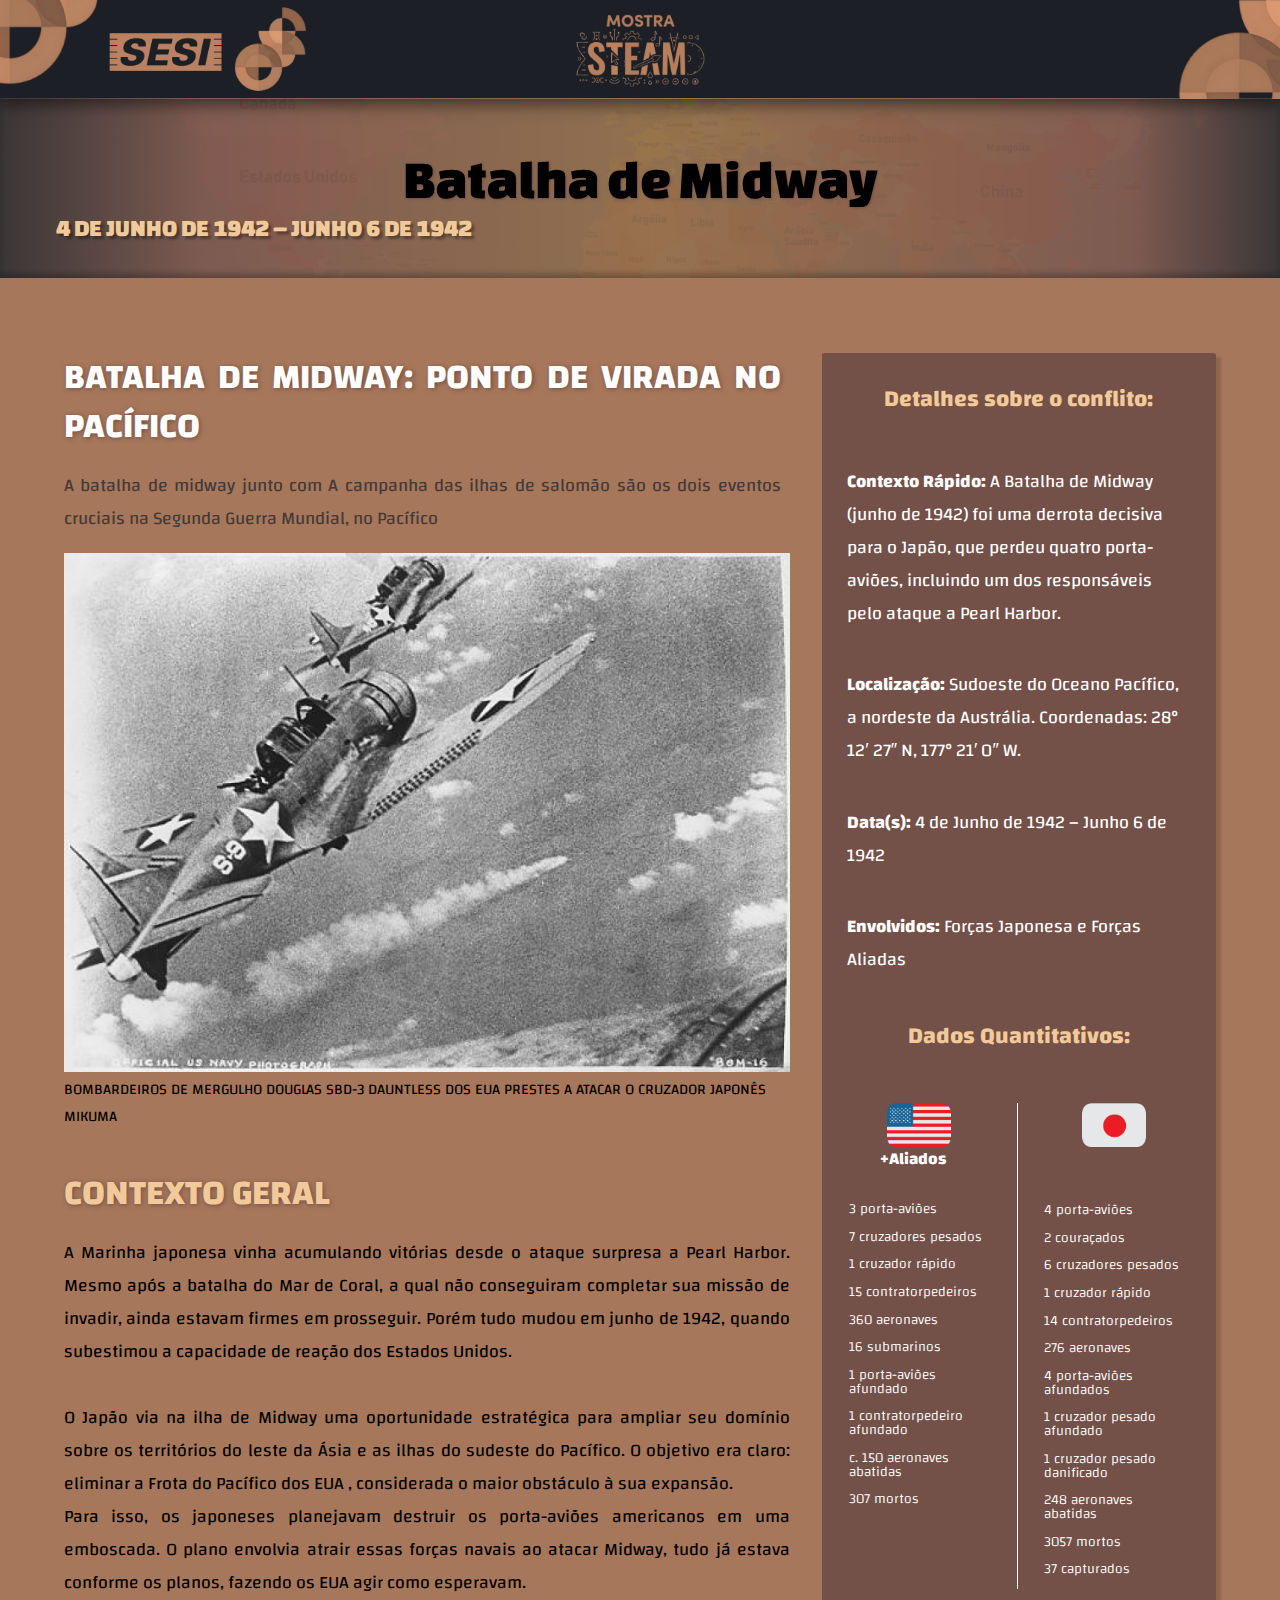
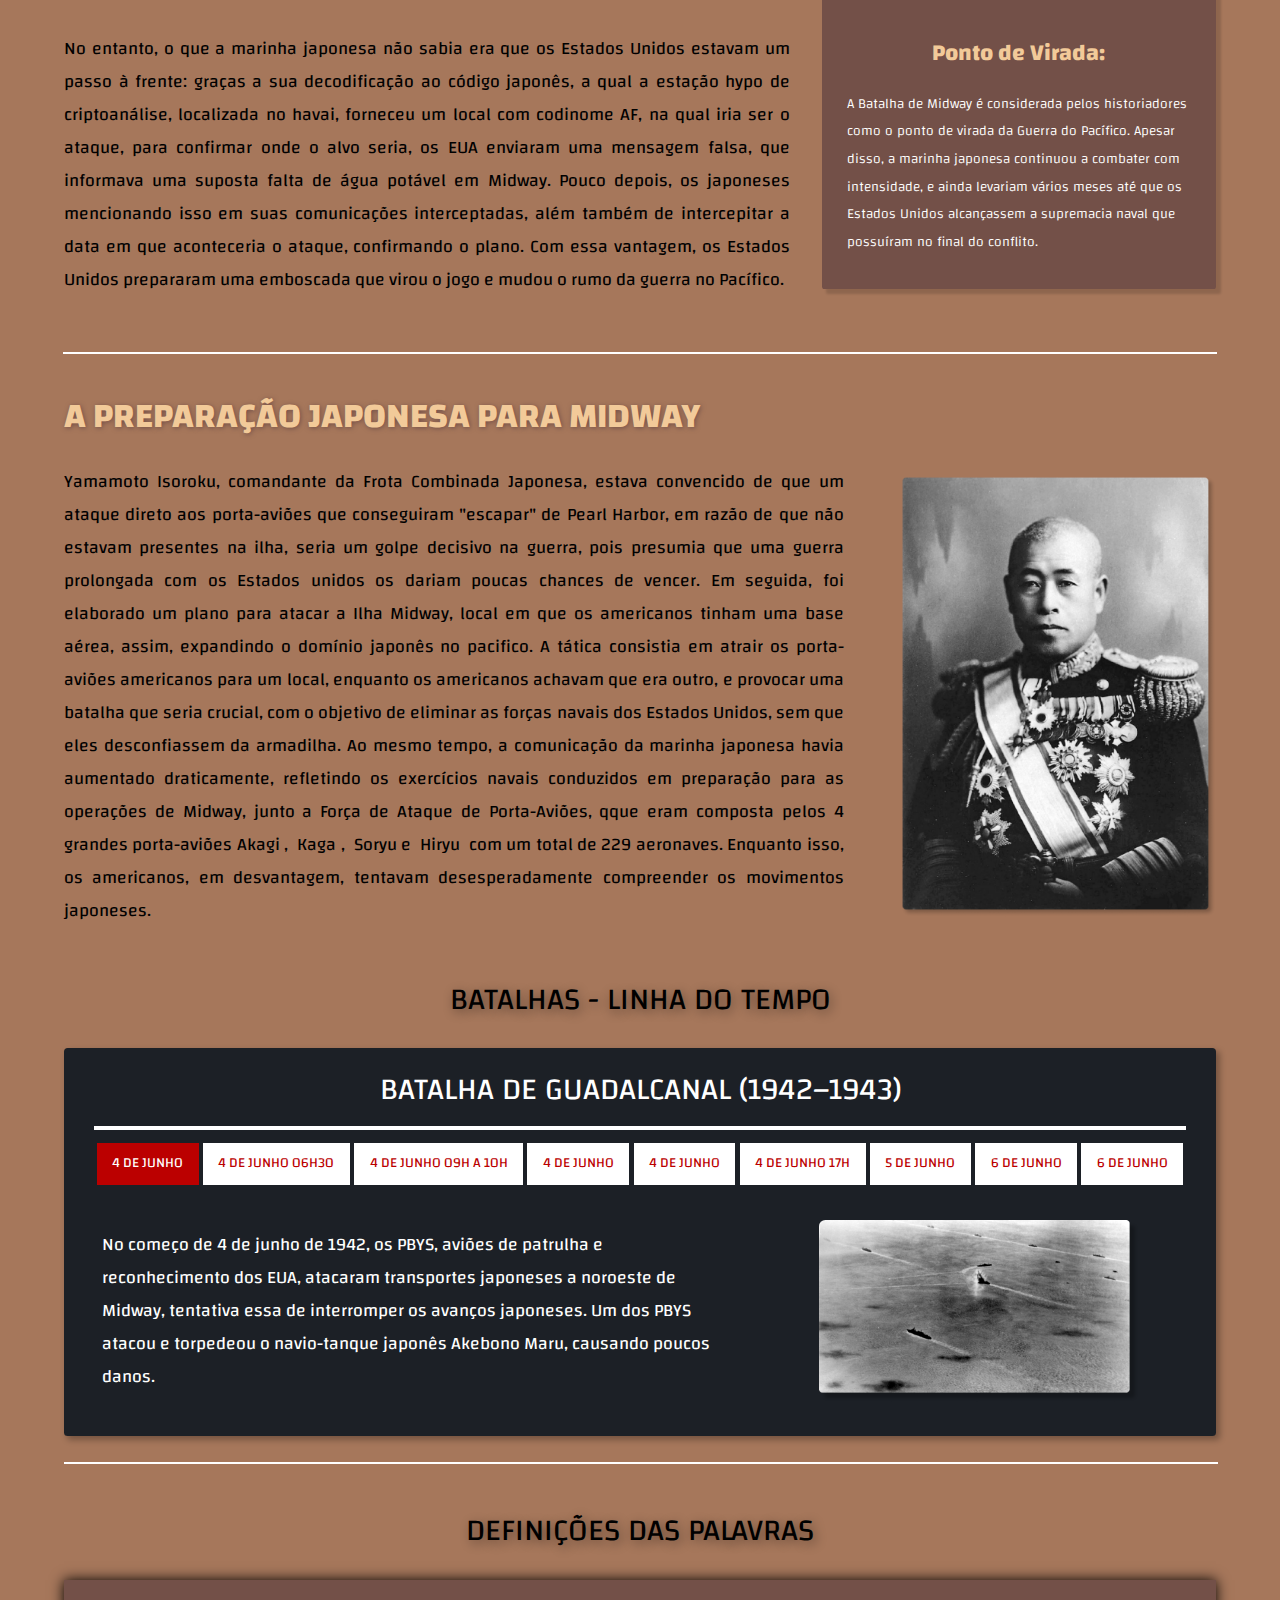
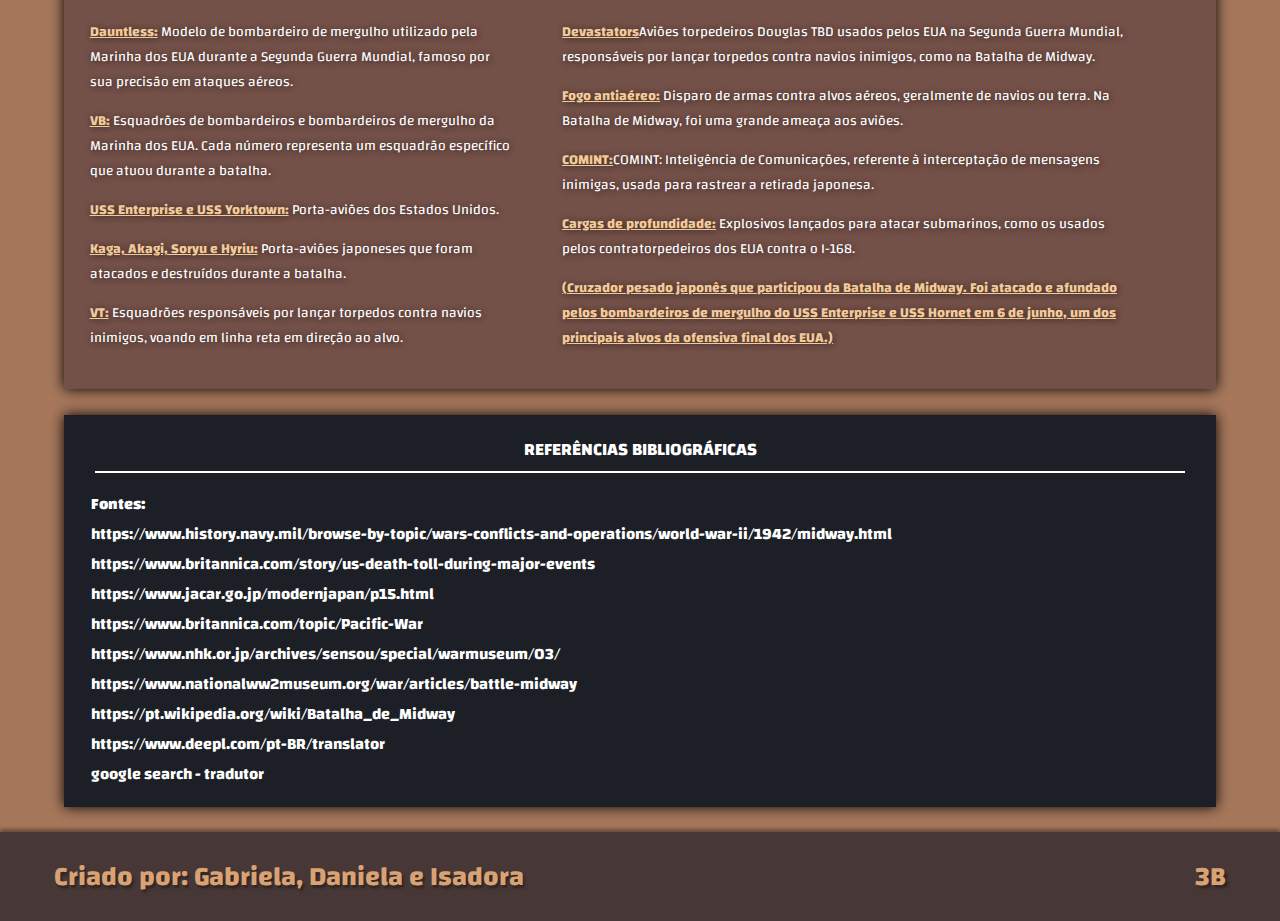
<file: Batalha de midway/index.html>
<!DOCTYPE html>
<html lang="en">
<head>
    <meta charset="UTF-8">
    <meta name="viewport" content="width=device-width, initial-scale=1.0">
    <link rel="stylesheet" href="midway.css">
    <link rel="preconnect" href="https://fonts.googleapis.com">
    <link rel="preconnect" href="https://fonts.gstatic.com" crossorigin>
    <link href="https://fonts.googleapis.com/css2?family=Changa+One:ital@0;1&display=swap" rel="stylesheet">
    <link rel="preconnect" href="https://fonts.googleapis.com">
    <link rel="preconnect" href="https://fonts.gstatic.com" crossorigin>
    <link href="https://fonts.googleapis.com/css2?family=Changa:wght@200..800&display=swap" rel="stylesheet">

    <title>Batalha de Midway: ponto de virada no Pacífico</title>
</head>
<body>
  <div class="coisabonita"><img src="./imgs/bannerPequeno.png"></div>
  <div class="bannertopo">
    <h1 class="titleBanner">Batalha de Midway</h1>
    <p>4 de Junho de 1942 – Junho 6 de 1942</p>
  </div>
  <div class="informacoes">
    <div class="introducao">
      <h1 class="tituloPrincipal">Batalha de Midway: ponto de virada no Pacífico</h1>
      <p class="minetexto">A batalha de midway junto com A campanha das ilhas de salomão são os dois eventos cruciais na Segunda Guerra Mundial, no Pacífico</p>
      <img class="imagem1" src="./imgs/bombardeiros.png" alt="Bombardeiros de mergulho Douglas SBD-3 Dauntless dos EUA prestes a atacar o cruzador japonês Mikuma">
      <p class="textolegenda">Bombardeiros de mergulho Douglas SBD-3 Dauntless dos EUA prestes a atacar o cruzador japonês Mikuma</p>
      <h1 class="subtitulo">Contexto Geral</h1>
      <p class="textos">A Marinha japonesa vinha acumulando vitórias desde o ataque surpresa a Pearl Harbor. Mesmo após a batalha do Mar de Coral, a qual não conseguiram completar sua missão de invadir, ainda estavam firmes em prosseguir. Porém tudo mudou em junho de 1942, quando subestimou a capacidade de reação dos Estados Unidos.<br><br>
      O Japão via na ilha de Midway uma oportunidade estratégica para ampliar seu domínio sobre os territórios do leste da Ásia e as ilhas do sudeste do Pacífico. O objetivo era claro: eliminar a Frota do Pacífico dos EUA , considerada o maior obstáculo à sua expansão.<br>
      Para isso, os japoneses planejavam destruir os porta-aviões americanos em uma emboscada. O plano envolvia atrair essas forças navais ao atacar Midway, tudo já estava conforme os planos, fazendo os EUA agir como esperavam.<br><br>
      No entanto, o que a marinha japonesa não sabia era que os Estados Unidos estavam um passo à frente: graças a sua decodificação ao código japonês, a qual a estação hypo de criptoanálise, localizada no havai, forneceu um local com codinome AF, na qual iria ser o ataque, para confirmar onde o alvo seria, os EUA enviaram uma mensagem falsa, que informava uma suposta falta de água potável em Midway. Pouco depois, os japoneses mencionando isso em suas comunicações interceptadas, além também de intercepitar a data em que aconteceria o ataque, confirmando o plano. Com essa vantagem, os Estados Unidos prepararam uma emboscada que virou o jogo e mudou o rumo da guerra no Pacífico.</p>
    </div>
    <div class="detalhes">
      <h1 class="detalhesh1">Detalhes sobre o conflito:</h1>
      <p class="Prdetalhes"><strong>Contexto Rápido:</strong>  A Batalha de Midway (junho de 1942) foi uma derrota decisiva para o Japão, que perdeu quatro porta-aviões, incluindo um dos responsáveis pelo ataque a Pearl Harbor.</p>
      <p class="Prdetalhes"><strong>Localização:</strong> Sudoeste do Oceano Pacífico, a nordeste da Austrália. Coordenadas: 28° 12′ 27″ N, 177° 21′ 0″ W.</p>
      <p class="Prdetalhes"><strong>Data(s):</strong>  4 de Junho de 1942 – Junho 6 de 1942</p>
      <p class="Prdetalhes"><strong>Envolvidos:</strong> Forças Japonesa e Forças Aliadas</p>

      <h1 class="detalhesh1">Dados Quantitativos:</h1>
      <div class="dadosquantidade">
        <div class="EUA">
          <img class="bandeiras" src="./imgs/EUA.png" alt="Estados Unidos da America" style="padding-bottom: 0;">
          <h1 class="detalhesh1">+Aliados</h1>
          <p>3 porta-aviões</p>
          <p>7 cruzadores pesados</p>
          <p>1 cruzador rápido</p>
          <p>15 contratorpedeiros</p>
          <p>360 aeronaves</p>
          <p>16 submarinos</p>
          <p>1 porta-aviões afundado</p>
          <p>1 contratorpedeiro afundado</p>
          <p>c. 150 aeronaves abatidas</p>
          <p>307 mortos</p>
        </div>
        <div class="linha-vertical"></div>
        <div class="Japao">
          <img class="bandeiras" src="./imgs/Japao.png" alt="Japão">
          <p>4 porta-aviões</p>
          <p>2 couraçados</p>
          <p>6 cruzadores pesados</p>
          <p>1 cruzador rápido</p>
          <p>14 contratorpedeiros</p>
          <p>276 aeronaves</p>
          <p>4 porta-aviões afundados</p>
          <p>1 cruzador pesado afundado</p>
          <p>1 cruzador pesado danificado</p>
          <p>248 aeronaves abatidas</p>
          <p>3057 mortos</p>
          <p>37 capturados</p>
        </div>
      </div>
      <h1 class="pntvirada">Ponto de Virada:</h1>
      <p class="txtpontodevirada">A Batalha de Midway é considerada pelos historiadores como o ponto de virada da Guerra do Pacífico. Apesar disso, a marinha japonesa continuou a combater com intensidade, e ainda levariam vários meses até que os Estados Unidos alcançassem a supremacia naval que possuíram no final do conflito.</p>
    </div>
        
  </div>
  <div class="linha"></div>
  <div class="informacoes2">
    <h1 class="subtitulo">A Preparação Japonesa para Midway</h1>
    <div class="imgetxtMidway">
      <p class="textos">Yamamoto Isoroku, comandante da Frota Combinada Japonesa, estava convencido de que um ataque direto aos porta-aviões que conseguiram "escapar" de Pearl Harbor, em razão de que não estavam presentes na ilha, seria um golpe decisivo na guerra, pois presumia que uma guerra prolongada com os Estados unidos os dariam poucas chances de vencer. Em seguida, foi elaborado um plano para atacar a Ilha Midway, local em que os americanos tinham uma base aérea, assim, expandindo o domínio japonês no pacifico. A tática consistia em atrair os porta-aviões americanos para um local, enquanto os americanos achavam que era outro, e provocar uma batalha que seria crucial, com o objetivo de eliminar as forças navais dos Estados Unidos, sem que eles desconfiassem da armadilha. Ao mesmo tempo, a comunicação da marinha japonesa havia aumentado draticamente, refletindo os exercícios navais conduzidos em preparação para as operações de Midway, junto a Força de Ataque de Porta-Aviões, qque eram composta pelos 4 grandes porta-aviões Akagi ,  Kaga ,  Soryu e  Hiryu  com um total de 229 aeronaves. Enquanto isso, os americanos, em desvantagem, tentavam desesperadamente compreender os movimentos japoneses.</p>
      <img src="./imgs/fotoyamamoto.png" alt="mapa de Guadalcanal">
    </div>
    
    <h1 class="subsubtitulo">Batalhas - Linha do Tempo</h1>

  <div class="containerlinhadotempo">
    <h1 class="titulotimeline">BATALHA DE GUADALCANAL (1942–1943)</h1>
    <div class="linha2"></div>

    <div class="timeline-nav">
      <button class="active" data-target="jun4a">4 de junho</button>
      <button data-target="jun4b">4 de junho 06h30</button>
      <button data-target="jun4c">4 de junho 09h a 10h</button>
      <button data-target="jun4d">4 de junho</button>
      <button data-target="jun4e">4 de junho</button>
      <button data-target="jun4f">4 de junho 17h</button>
      <button data-target="jun5">5 de junho</button>
      <button data-target="jun6a">6 de junho</button>
      <button data-target="jun6b">6 de junho</button>
    </div>

    <div id="jun4a" class="timeline-content active">
      <div class="timeline-text">
        <p>No começo de 4 de junho de 1942, os PBYS, aviões de patrulha e reconhecimento dos EUA, atacaram transportes japoneses a noroeste de Midway, tentativa essa de interromper os avanços japoneses. Um dos PBYS atacou e torpedeou o navio-tanque japonês Akebono Maru, causando poucos danos.</p>
        <img src="imgs/img-timelinemidway1.png" alt="foto de aviões de patrulha e reconhecimento dos EUA">
      </div>
    </div>

    <div id="jun4b" class="timeline-content">
      <div class="timeline-text">
        <p>Mais tarde naquela manhã, por volta das 06h30m, os japoneses lançaram um ataque em grande escala contra as instalações de Midway, os bombardeiros Aichi D3A(“Val” nome dado pelos aliados), que são bombardeiro de mergulho para bombardear as instalações, os torpedeiros Nakajima B5N ("Kate"), que são torpedos japonês, e caças Mitsubishi A6M Zero ("Zeke"), que possui grande capacidade de combate aéreo, foram os responsáveis pelo bombardeamento.</p>
        <img src="imgs/img-timelinemidway2.png" alt="foto de ataque em grande escala">
      </div>
    </div>

    <div id="jun4c" class="timeline-content">
      <div class="timeline-text">
        <p>Entre 09h30m e 10h30m, Os torpedeiros Douglas TBD ("Devastator") dos esquadrões VT-3, VT-6 e VT-8 dos porta-aviões americanos atacaram os porta-aviões japoneses. Apesar de quase todos os torpedeiros terem sido destruídos pelos caças japoneses e pelo fogo antiaéreo, eles atraíram os caças inimigos, deixando os céus abertos para os bombardeiros de mergulho do Enterprise e do Yorktown.</p>
        <img src="imgs/img-timelinemidway3.png" alt="foto Os torpedeiros Douglas">
      </div>
    </div>

    <div id="jun4d" class="timeline-content">
      <div class="timeline-text">
        <p>Os bombardeiros "Dauntless" dos esquadrões VB-6 e VS-6 do USS Enterprise atacaram e danificaram gravemente os porta-aviões Kaga e Akagi, enquanto os "Dauntlesses" do VB-3 do USS Yorktown bombardearam e destruíram o porta-aviões Soryu. O submarino americano Nautilus (SS-168) disparou torpedos contra o Kaga em chamas, mas seus torpedos não explodiram.</p>
        <img src="imgs/img-timelinemidway4.png" alt="Akagi, o navio almirante que liderou a força-tarefa japonesa">
      </div>
    </div>

    <div id="jun4e" class="timeline-content">
      <div class="timeline-text">
        <p class="sotexto">O Hiryu, o único porta-aviões japonês sobrevivente, respondeu com duas ondas de ataques, ambas as vezes bombardeando o USS Yorktown, deixando-o gravemente danificado, mas ainda flutuando. (Um submarino japonês afundou o Yorktown mais tarde, em 7 de junho.) Na tarde de 4 de junho, um avião de reconhecimento do USS Yorktown localizou o Hiryu, e o Enterprise enviou bombardeiros de mergulho para atacar. Esse ataque deixou o Hiryu em chamas e sem capacidade de lançar aeronaves antes de finalmente afundar.</p>
      </div>
    </div>

    <div id="jun4f" class="timeline-content">
      <div class="timeline-text">
        <p>Três horas e meia depois, os torpedeiros “Kate” do Hiryu desferiram um segundo golpe, forçando o abandono do Yorktown. Em retaliação, os “Dauntlesses” do Enterprise causaram danos fatais ao Hiryu em um ataque por volta das 17h daquela tarde. A destruição da Força de Ataque de Porta-Aviões obrigou o almirante Yamamoto a abandonar seus planos de invasão de Midway, e a frota japonesa começou a se retirar para o oeste.</p>
        <img src="imgs/img-timelinemidway5.png" alt="barco porta-aviões">
      </div>
    </div>

    <div id="jun5" class="timeline-content">
      <div class="timeline-text">
        <p>Em 5 de junho, a TF 16, sob o comando do contra-almirante Spruance, perseguiu a frota japonesa para oeste, enquanto continuavam os trabalhos de resgate do Yorktown, que havia sido danificado. Tanto o Akagi quanto o Hiryu, danificados no dia anterior, foram afundados por contratorpedeiros japoneses no início do dia 5.</p>
        <img src="imgs/img-timelinemidway6.png" alt="foto do almirante Spruance">
      </div>
    </div>

    <div id="jun6a" class="timeline-content">
      <div class="timeline-text">
        <p class="sotexto">Em 6 de junho, bombardeiros de mergulho do USS Enterprise e USS Hornet atacaram e afundaram o cruzador pesado Mikuma, além de danificarem os contratorpedeiros Asashio e Arashio, e o cruzador Mogami. Por ordem de Spruance, emitida após a destruição dos três esquadrões de torpedos em 4 de junho, os Devastators do Enterprise não atacaram devido ao risco de fogo antiaéreo. Após recuperar suas aeronaves, a Força Aérea 16 se retirou, e interceptações confirmaram a retirada das forças japonesas em direção a Saipan.</p>
      </div>
    </div>

    <div id="jun6b" class="timeline-content">
      <div class="timeline-text">
        <p>Ainda em 6 de junho, o submarino japonês I-168 torpedeou o USS Yorktown, interrompendo suas operações de salvamento, e também afundou o contratorpedeiro USS Hammann. Embora os contratorpedeiros de escolta atacassem o I-168 com cargas de profundidade, o submarino escapou. O USS Yorktown afundou na madrugada de 7 de junho.</p>
        <img src="imgs/img-timelinemidway7.png" alt="foto do barco de  USS Yorktown">
      </div>
    </div>
  </div>

    <div class="linha"></div>
    <h1 class="subsubtitulo"> Definições das palavras</h1>    
    <div class="containerdefinições">
      <div>
        <p><strong>Dauntless:</strong> Modelo de bombardeiro de mergulho utilizado pela Marinha dos EUA durante a Segunda Guerra Mundial, famoso por sua precisão em ataques aéreos.</p>
        <p><strong>VB:</strong> Esquadrões de bombardeiros e bombardeiros de mergulho da Marinha dos EUA. Cada número representa um esquadrão específico que atuou durante a batalha.</p>
        <p><strong>USS Enterprise e USS Yorktown:</strong> Porta-aviões dos Estados Unidos.</p>
        <p><strong>Kaga, Akagi, Soryu e Hyriu:</strong> Porta-aviões japoneses que foram atacados e destruídos durante a batalha.</p>
        <p><strong>VT:</strong> Esquadrões responsáveis por lançar torpedos contra navios inimigos, voando em linha reta em direção ao alvo.</p>
        
      </div>
      <div>
        <p><strong>Devastators</strong>Aviões torpedeiros Douglas TBD usados pelos EUA na Segunda Guerra Mundial, responsáveis por lançar torpedos contra navios inimigos, como na Batalha de Midway.</p>
        <p><strong>Fogo antiaéreo:</strong> Disparo de armas contra alvos aéreos, geralmente de navios ou terra. Na Batalha de Midway, foi uma grande ameaça aos aviões.</p>
        <p><strong>COMINT:</strong>COMINT: Inteligência de Comunicações, referente à interceptação de mensagens inimigas, usada para rastrear a retirada japonesa.</p>
        <p><strong>Cargas de profundidade:</strong> Explosivos lançados para atacar submarinos, como os usados pelos contratorpedeiros dos EUA contra o I-168.</p>
        <p><strong><Mikuma:/strong> (Cruzador pesado japonês que participou da Batalha de Midway. Foi atacado e afundado pelos bombardeiros de mergulho do USS Enterprise e USS Hornet em 6 de junho, um dos principais alvos da ofensiva final dos EUA.)</p>
      </div>
    </div>

    <div class="containerreferencia">
      <p class="textos"> REFERÊNCIAS BIBLIOGRÁFICAS</p>
      <div class="linha3"></div>
      <p class="links"><strong>Fontes:</strong><br>
      <a href="https://www.history.navy.mil/browse-by-topic/wars-conflicts-and-operations/world-war-ii/1942/midway.html">https://www.history.navy.mil/browse-by-topic/wars-conflicts-and-operations/world-war-ii/1942/midway.html</a><br>
      <a href="https://www.britannica.com/story/us-death-toll-during-major-events">https://www.britannica.com/story/us-death-toll-during-major-events</a><br>
      <a href="https://www.jacar.go.jp/modernjapan/p15.html">https://www.jacar.go.jp/modernjapan/p15.html</a><br>
      <a href="https://www.britannica.com/topic/Pacific-War">https://www.britannica.com/topic/Pacific-War</a><br>
      <a href="https://www.nhk.or.jp/archives/sensou/special/warmuseum/03/">https://www.nhk.or.jp/archives/sensou/special/warmuseum/03/</a><br>
      <a href="https://www.nationalww2museum.org/war/articles/battle-midway">https://www.nationalww2museum.org/war/articles/battle-midway</a><br>
      <a href="https://pt.wikipedia.org/wiki/Batalha_de_Midway">https://pt.wikipedia.org/wiki/Batalha_de_Midway</a><br>
      <a href="https://www.deepl.com/pt-BR/translator">https://www.deepl.com/pt-BR/translator</a><br>
      google search - tradutor</p>
    </div>
  </div>
  <div class="rodape">
    <h1 class="subtitulo" >Criado por:  Gabriela, Daniela e Isadora</h1>
    <h1 class="subtitulo">3B</h1>
  </div>


  <script src="midway.js"></script>
</body>
</html>
</file>
<file: Batalha de midway/midway.css>
body{
    margin: 0;
    background-color: #A6775B;
}

.coisabonita{
    background-color: #1C2026;
    margin: 0 auto;
    height: 7.64vw;
    
}

.coisabonita img{
    width: 100%;
    box-shadow: 0vw 6px 15px rgba(0, 0, 0, 0.5);
}

.bannertopo {
    background-image: url("imgs/bannerGrande.png");
    background-size: cover;
    background-repeat: no-repeat;
    box-shadow: inset 0.5 0.5vw 10px 2px rgba(0, 0, 0, 0.5);
}


.titleBanner{
    font-family: "Changa One", sans-serif;
    font-size: 4.3vw;
    text-align: center;
    margin: 0 auto;
    font-weight: 400;
}

.bannertopo h1{
    padding-top: 4vw;
    margin-bottom: -1.3vw;
    text-shadow: #735048 0.1vw 0.1vw 0.2vw;
}

.bannertopo p{
    font-family: "Changa One", sans-serif;
    font-size: 1.85vw;
    text-transform: uppercase;
    color: #F2CA99;
    margin-left: 4.4vw;
    padding-bottom: 3vw;
    text-shadow: #0000005a 0.2vw 0.2vw 0.2vw;

}

.informacoes{
    display: flex;
    justify-content: center;
    gap: 2.5vw;
    max-width: 90vw ; 
    margin: 0 auto;
    padding: 2vw;
    margin-top: 3.8vw;
}

.informacoes2{
    justify-content: center;
    max-width: 90vw; 
    margin: 0 auto;
}

.introducao{
    width: 70vw;
}

.minetexto{
    font-family: "Changa", sans-serif;
    font-size: 1.4vw;
    color: #423939;
    text-align: justify;
    width: 56vw;
}

.imagem1{
    width: 56.7vw;
}

.detalhes{
    width: 36vw;
    height: 118vw;
    border-radius: 0.2vw;
    background-color: #735048;
    padding: 2vw;
    justify-content: center;
    margin: 0 auto;
    box-shadow: #00000025 0.35vw 0.35vw 0.2vw;
    padding-bottom: 0vw;
    
}

.detalhes .Prdetalhes{
    font-family: "Changa", sans-serif;
    color: white;
    font-size: 1.4vw;
    text-align: left;
    margin-bottom: 3vw;
    font-weight: 400;
}



.detalhesh1{
    margin-top: 0;
    text-align: center;
    font-family: "Changa", sans-serif;
    color: #F2CA99;
    font-size: 1.8vw;
    margin-bottom: 3.5vw;
}

.pntvirada{
    margin-top: 0;
    text-align: center;
    font-family: "Changa", sans-serif;
    color: #F2CA99;
    font-size: 1.8vw;
    margin-bottom: 1vw;
    line-height: 2;
}

.txtpontodevirada{
    font-size: 1.08vw;
    font-family: "Changa";
    line-height: 2;
    font-weight: 300;
    color: white;
}

.bandeiras{
    width: 5vw;
}

.dadosquantidade{
    display: flex;
    gap: 2vw;
    color: white;
    margin: 0 auto;
    padding: 0.1vw;
    font-size: 1.15vw;
    margin-bottom: 3vw;
}

.dadosquantidade .bandeiras{
    padding: 3vw;
    padding-top: 0;
}

.dadosquantidade p{
    font-size: 1.08vw;
    font-family: "Changa";
    line-height: 1;
    font-weight: 300;
}

.dadosquantidade h1{
    font-size: 1.3vw;
    font-family: "Changa";
    line-height: 1;
    margin-left: -1vw;
    color: white;
    margin-bottom: 2.7vw;
}

.linha-vertical {
    height: 38vw;
    width: 0.1vw;
    background-color: white;
}

.tituloPrincipal{
    margin-top: 0;
    margin-bottom: 0;
    font-family: "Changa", sans-serif;
    text-transform: uppercase;
    font-size: 2.75vw;
    line-height: 1.4;
    color: white;
    text-align: justify;
    text-shadow: #735048 0.1vw 0.1vw 0.4vw ;
    width: 56vw;
    font-weight: 700;
}

.subtitulo{
    margin-top: 0;
    font-family: "Changa", sans-serif;
    text-transform: uppercase;
    font-size: 2.75vw;
    line-height: 1.4;
    color: #F2CA99;
    text-align: justify;
    text-shadow: #735048 0.1vw 0.1vw 0.4vw ;
    margin-top: 3vw;
    margin-bottom: 0.2vw;
    font-weight: 700;
}

.textolegenda{
    font-family: "Changa", sans-serif;
    font-size: 1.148vw;
    color: #000000;
    text-align: left;
    text-transform: uppercase;
    margin-top: 0;

}

.textos{
    font-family: "Changa", sans-serif;
    font-size: 1.38vw;
    color: #000000;
    text-align: justify;
}

.linha{
    border: solid white 0.15vw ;
    width: 90vw;
    margin: auto;
    margin-top: 1vw;
    margin-bottom: 3vw;
}


.subsubtitulo{
    margin-top: 2vw;
    text-shadow: #00000070 0.208vw 0.208vw 0.8vw;
    text-align: center;
    color: rgb(0, 0, 0);
    font-size: 2.4vw;
    text-transform: uppercase;
    font-family: "Changa", sans-serif;
    font-weight: 400;
}

.imgetxtMidway{
    margin-top: 0.5vw;
    display: flex;
    gap: 4.5vw;
    align-items: center;
    margin-bottom: 1vw;
}

.imgetxtMidway img{
    width: 48vw;
    height: 34.5vw;
}

.containerlinhadotempo {
    background: #1C2026; 
    color: #fff; 
    border-radius: 0.3vw; 
    box-shadow:  #00000049 0.3vw 0.3vw 0.5vw;
    margin-bottom: 2vw;
    padding: 2vw;
}

.titulotimeline {
    text-align: center;
    color: #fff;
    font-size: 2.4vw;
    text-transform: uppercase;
    font-family: "Changa", sans-serif;
    font-weight: 400;
    margin-top: -1vw;
}

.linha2 {
    border: solid white 0.17vw;
    width: 85vw;
    margin: auto;
    margin-top: -1vw;
}

.timeline-text .sotexto{
    width: 83vw;
    text-align: justify;
}

.timeline-nav {
    display: flex;
    margin-bottom: 25px;
    justify-content: center;
    gap: 0.35vw;
    margin-top: 1vw;
    flex-wrap: wrap;
}

.timeline-nav button {
    background: #fff;
    font-family: 'Changa', 'sans-serif';
    color: #b00;
    border: none;
    padding: 1vw 1.2vw;
    cursor: pointer;
    font-size: 1.08vw;
    text-transform: uppercase;
    transition: 0.3s;
    line-height: 1.2;
}

.timeline-nav button.active {
    background: #b00;
    color: #fff;
}

.timeline-content {
    display: none;      
    gap: 1vw;
    margin-top: 2vw;
    align-items: center;
    animation: fadeIn 0.4s ease; 
}

.timeline-content.active {
    display: flex;          
    flex-direction: column;
}

.timeline-text p{
    width: 49vw;
}

.timeline-text {
    font-family: "Changa", sans-serif;
    font-size: 1.38vw;
    color: #ffffff;
    text-align: left;
    display: flex;
    gap: 7vw;
    align-items: center;
}

.timeline-content img {
    max-width: 25vw;
    border-radius: 0.5vw;
    margin-right: 3vw;
}

@keyframes fadeIn {
    from { opacity: 0; }
    to { opacity: 1; }
}

.titletimeline{
    font-size: 2vw;
}

.containerdefinições{
    background-color: #735048;
    align-items: center;
    padding: 2vw;
    margin-bottom: 2vw;
    box-shadow: #000000 0 0 1vw;
    display: flex;
    justify-content: center;
    max-width: 90vw;
    margin: 0 auto;
    margin-bottom: 2vw;
    gap: 4vw;
}

.containerdefinições p{
    color: white;
    font-family: 'Changa', 'sans-serif';
    font-size: 1.08vw;
    text-shadow: #0000008f 0.1vw 0.1vw 0.5vw;
}

.containerdefinições strong{
    color: #F2CA99;
    text-decoration: underline;
}
.containerreferencia{
    background-color: #1C2026;
    align-items: center;
    padding: 0.1vw;
    margin-bottom: 2vw;
    box-shadow: #000000 0 0 1vw ;
}

.containerreferencia .textos{
    color: white;
    text-align: center;
    font-weight: 700;
}

.containerreferencia .links{
    color: white;
    text-align: left;
    font-family: 'Changa';
    padding: 0vw 2vw 0vw 2vw;
}

.linha3{
    border: solid white 0.15vw ;
    width: 85vw;
    margin: auto;
    margin-top: -1vw;
    margin-bottom: 1vw;
}

.rodape{
    gap: 48vw;
    display: flex;
    background-color: #473837;
    padding: 2vw;
    box-shadow: #0000005d 0 -0.2vw 0.3vw ;
}

.rodape h1{
    margin: 0;
    font-size: 2.1vw;
    text-transform: none;
    text-align: justify;
    max-width: 85vw;
    margin: 0 auto;
    color: #D9A273;
    text-shadow: #0000005a 0.2vw 0.2vw 0.2vw;
}

a{
    color: white;
    text-decoration: none;
}

a:hover {
    color: rgb(210, 144, 37);
    text-decoration: underline; /* Adiciona um sublinhado ao passar o rato */
}

a:active {
    color: rgb(141, 91, 0);
}
</file>
